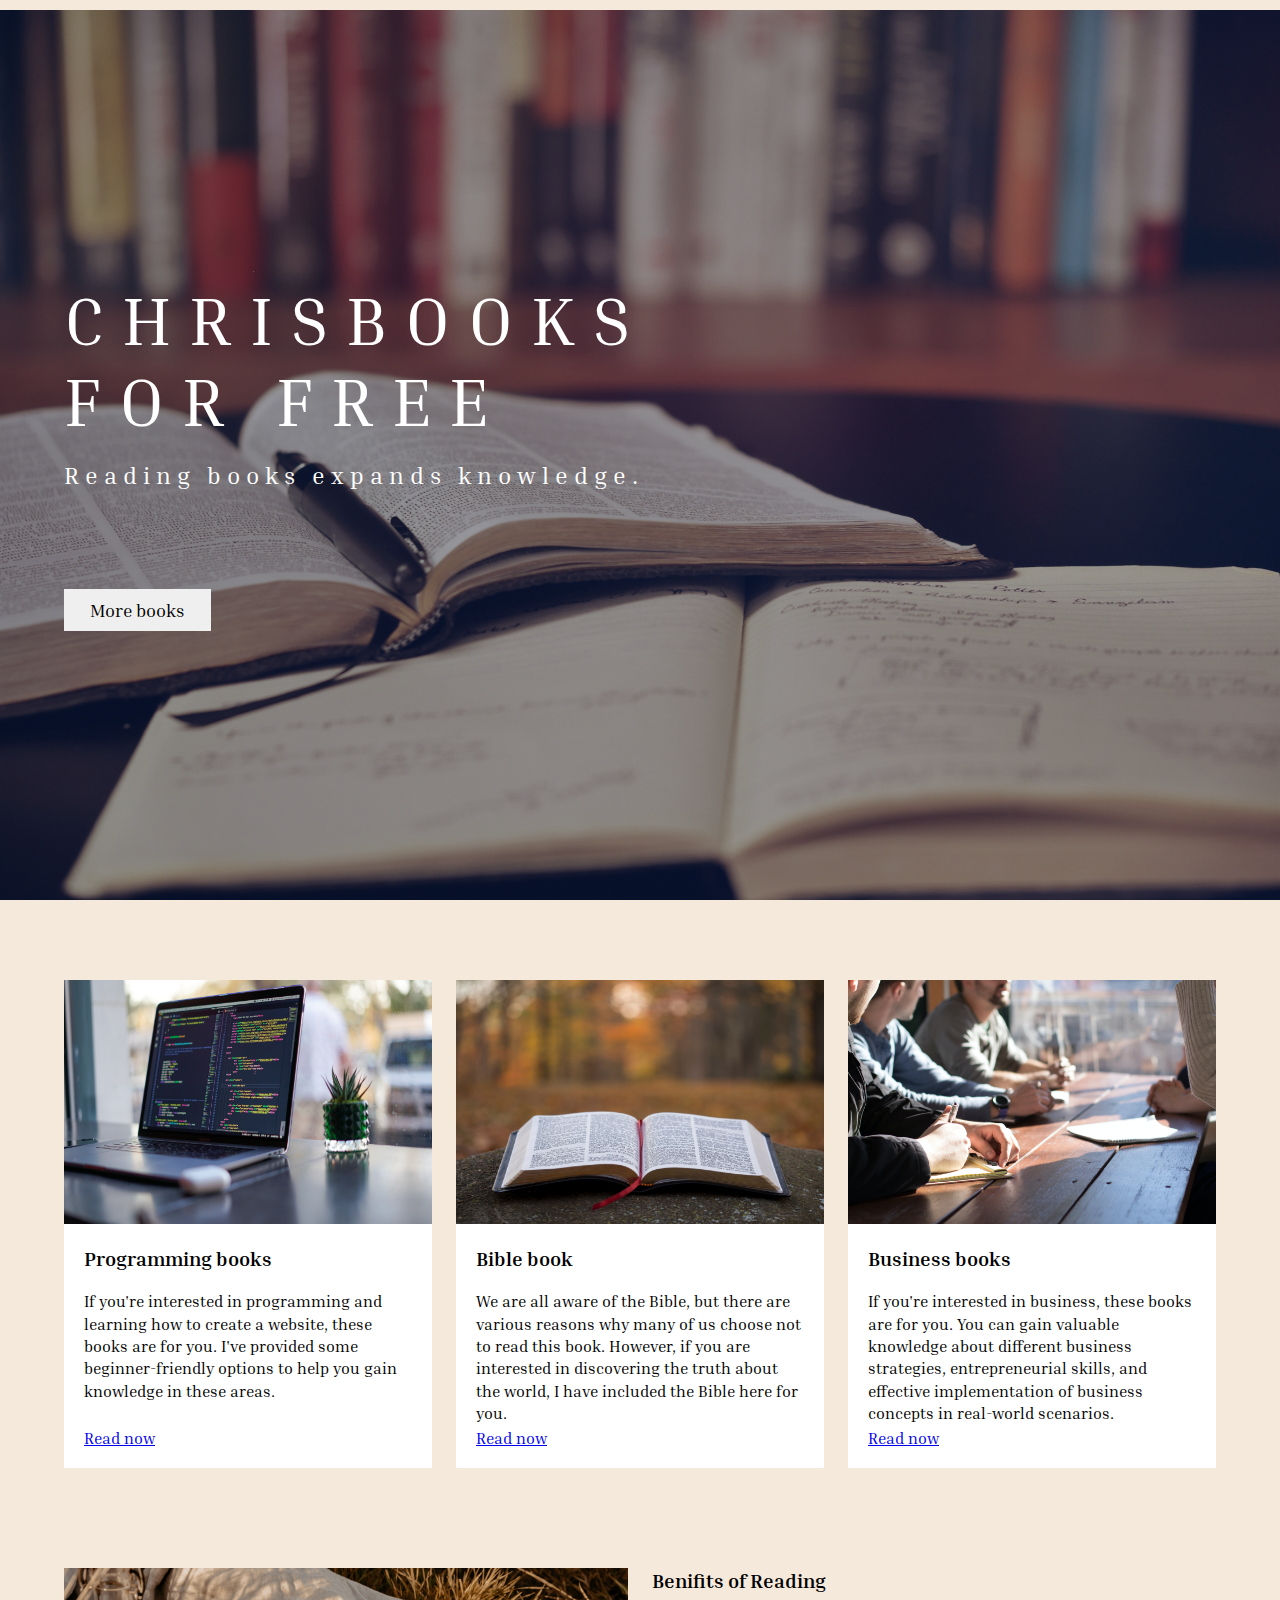
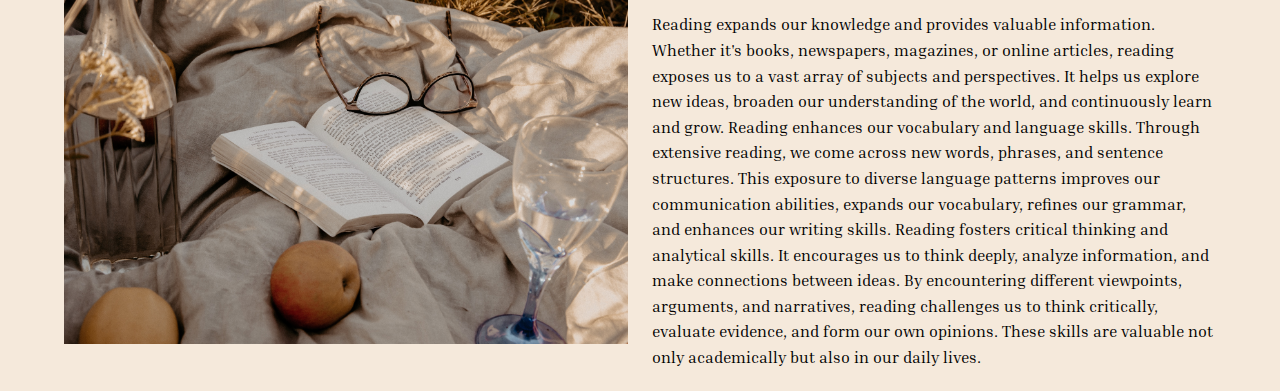
<file: index.html>
<!DOCTYPE html>
<html lang="en">
  <head>
    <meta charset="UTF-8" />
    <meta http-equiv="X-UA-Compatible" content="IE=edge" />
    <meta name="viewport" content="width=device-width, initial-scale=1.0" />
    <link rel="preconnect" href="https://fonts.googleapis.com" />
    <link rel="preconnect" href="https://fonts.gstatic.com" crossorigin />
    <link
      href="https://fonts.googleapis.com/css2?family=Inria+Serif:wght@300;400&display=swap"
      rel="stylesheet"
    />
    <link rel="stylesheet" href="css/chrisbooks-style.css" />
    <title>chrisbooks | free books</title>
  </head>
  <body>
    <header class="header">
      <div class="all-space">
        <h1 class="header-h1">Chrisbooks for free</h1>
        <p class="header-p">Reading books expands knowledge.</p>
        <a href="#"><button class="button-more">More books</button></a>
      </div>
    </header>
    <section class="all-space main-img-books">
      <div class="img-container">
        <div class="img-content">
          <img
            src="/img/chris-book-img/books-programming.jpg"
            class="img-books"
          />
          <h1 class="img-h1">Programming books</h1>
          <p class="img-p">
            If you're interested in programming and learning how to create a
            website, these books are for you. I've provided some
            beginner-friendly options to help you gain knowledge in these areas.
          </p>
          <br />
          <a href="programming.html" class="img-now">Read now </a>
        </div>
        <div class="img-content">
          <img src="/img/chris-book-img/books-bible.jpg" class="img-books" />
          <h1 class="img-h1">Bible book</h1>
          <p class="img-p">
            We are all aware of the Bible, but there are various reasons why
            many of us choose not to read this book. However, if you are
            interested in discovering the truth about the world, I have included
            the Bible here for you.
          </p>
          <br />
          <a href="#" class="img-now">Read now</a>
        </div>
        <div class="img-content">
          <img src="/img/chris-book-img/books-business.jpg" class="img-books" />
          <h1 class="img-h1">Business books</h1>
          <p class="img-p">
            If you're interested in business, these books are for you. You can
            gain valuable knowledge about different business strategies,
            entrepreneurial skills, and effective implementation of business
            concepts in real-world scenarios.
          </p>
          <br />
          <a href="#" class="img-now">Read now</a>
        </div>
      </div>
    </section>
    <section class="all-space benifits-main">
      <div class="benifits-img-content">
        <div class="benifits-img">
          <img
            src="/img/chris-book-img/benifits-background.jpg"
            class="benifits-imgs"
          />
        </div>
        <div class="benifits-text-main">
          <h1 class="benifits-h1">Benifits of Reading</h1>
          <p class="benifits-p">
            Reading expands our knowledge and provides valuable information.
            Whether it's books, newspapers, magazines, or online articles,
            reading exposes us to a vast array of subjects and perspectives. It
            helps us explore new ideas, broaden our understanding of the world,
            and continuously learn and grow. Reading enhances our vocabulary and
            language skills. Through extensive reading, we come across new
            words, phrases, and sentence structures. This exposure to diverse
            language patterns improves our communication abilities, expands our
            vocabulary, refines our grammar, and enhances our writing skills.
            Reading fosters critical thinking and analytical skills. It
            encourages us to think deeply, analyze information, and make
            connections between ideas. By encountering different viewpoints,
            arguments, and narratives, reading challenges us to think
            critically, evaluate evidence, and form our own opinions. These
            skills are valuable not only academically but also in our daily
            lives.
          </p>
        </div>
      </div>
    </section>
  </body>
</html>
</file>
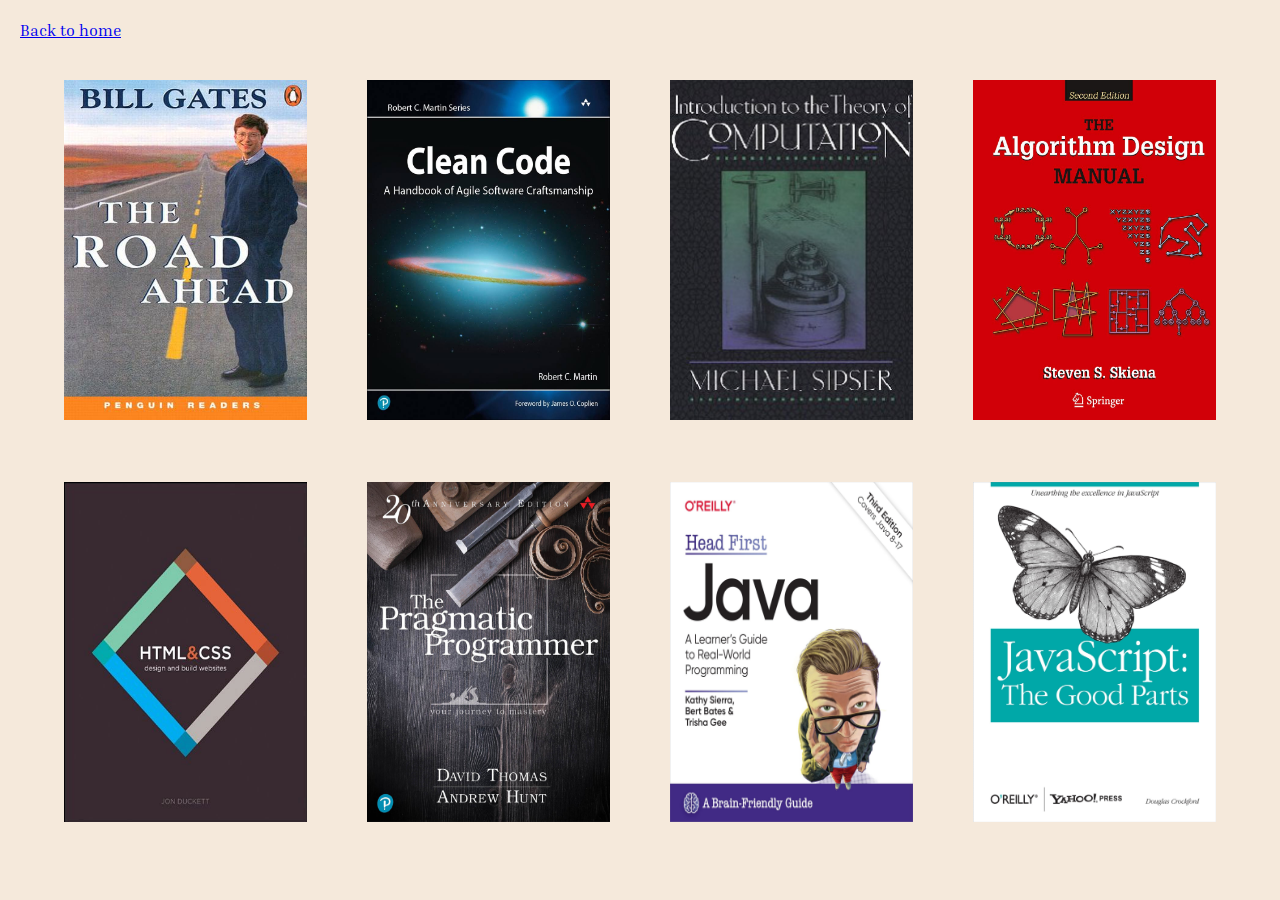
<file: programming.html>
<!DOCTYPE html>
<html lang="en">
  <head>
    <meta charset="UTF-8" />
    <meta http-equiv="X-UA-Compatible" content="IE=edge" />
    <meta name="viewport" content="width=device-width, initial-scale=1.0" />
    <link rel="preconnect" href="https://fonts.googleapis.com" />
    <link rel="preconnect" href="https://fonts.gstatic.com" crossorigin />
    <link
      href="https://fonts.googleapis.com/css2?family=Inria+Serif:wght@300;400&display=swap"
      rel="stylesheet"
    />
    <link rel="stylesheet" href="css/programming.css" />
    <title>Programming books</title>
  </head>
  <body>
    <a href="http://127.0.0.1:5500/index.html" class="backToHome"
      >Back to home</a
    >

    <section class="prog-container">
      <div class="prog-content">
        <a href="a-road-ahead.html">
          <img
            src="img/chris-book-img/aroadahead-billgates.jpg"
            class="img-prog"
        /></a>

        <a href="#"
          ><img src="img/chris-book-img/clean-code.jpg" class="img-prog"
        /></a>

        <a href="#">
          <img
            src="img/chris-book-img/introduction-to-computing.jpg"
            class="img-prog"
        /></a>

        <a href="#">
          <img src="img/chris-book-img/algorithm-design.jpg" class="img-prog"
        /></a>

        <a href="#"
          ><img src="img/chris-book-img/html&css.jpg" class="img-prog"
        /></a>

        <a href="#"
          ><img src="img/chris-book-img/pragramatic.jpg" class="img-prog"
        /></a>

        <a href="#"
          ><img src="img/chris-book-img/head-first-java-1.jpg" class="img-prog"
        /></a>

        <a href="#">
          <img
            src="img/chris-book-img/javascript-the-good-parts.jpg"
            class="img-prog"
        /></a>
      </div>
    </section>
  </body>
</html>
</file>
<file: css/chrisbooks-style.css>
* {
  padding: 0;
  margin: 0;
  box-sizing: border-box;
}
html {
  font-size: 62.5%;
}
body {
  font-family: "Inria Serif", serif;
  background-color: #f5e9db;
}
.header {
  border-top: 1rem solid #f5e9db;
  background-image: linear-gradient(
      to right,
      rgba(0, 0, 0, 0.425),
      rgba(0, 0, 0, 0.342)
    ),
    url(/img/chris-book-img/background-books.jpg);

  background-size: cover;
  background-position: center;
  height: 100vh;
  display: grid;
  align-items: center;
}
.header-h1 {
  font-size: 6.8rem;
  font-weight: 400;
  color: #fff;
  text-transform: uppercase;
  letter-spacing: 1.8rem;
  width: 62%;
}
.header-p {
  font-size: 2.4rem;
  color: #fff;
  font-weight: 400;
  letter-spacing: 0.6rem;
  margin-top: 2rem;
}
.button-more {
  padding: 1rem 2.6rem;
  font-size: 1.8rem;
  cursor: pointer;
  border: none;
  margin-top: 10rem;
  font-family: "Inria Serif", serif;
}
.button-more:hover {
  background-color: #000;
  color: #fff;
}
.all-space {
  width: 90%;
  margin: 0 auto;
}

/**/
.main-img-books {
  margin-top: 8rem;
  margin-bottom: 2rem;
}
.img-container {
  display: grid;
  grid-template-columns: 1fr 1fr 1fr;
  gap: 2.4rem;
}
.img-content {
  background-color: #fff;
  cursor: pointer;
  transition: all 0.4s;
  position: relative;
}
.img-content:hover {
  transform: scale(0.9);
}
.img-books {
  width: 100%;
  height: 50%;
}
.img-h1 {
  font-size: 2rem;
  padding: 2rem;
}
.img-p {
  font-size: 1.6rem;
  padding: 0 2rem;
  line-height: 1.4;
}
.img-now {
  font-size: 1.6rem;
  position: absolute;
  bottom: 2rem;
  left: 2rem;
}
/**/
.benifits-main {
  margin-top: 10rem;
  margin-bottom: 2rem;
}
.benifits-img-content {
  display: grid;
  grid-template-columns: 1fr 1fr;
  gap: 2.4rem;
}
.benifits-imgs {
  width: 100%;
}
.benifits-h1 {
  font-size: 2rem;
}
.benifits-p {
  margin-top: 2rem;
  font-size: 1.6rem;
  line-height: 1.6;
}
</file>
<file: css/programming.css>
* {
  padding: 0;
  margin: 0;
  box-sizing: border-box;
}
html {
  font-size: 62.5%;
}
body {
  font-family: "Inria Serif", serif;
  background-color: #f5e9db;
}
.backToHome {
  font-size: 1.6rem;
  display: inline-block;
  margin: 2rem;
}
.prog-container {
  margin-top: 2rem;
  margin-bottom: 2rem;
}
.prog-content {
  display: grid;
  grid-template-columns: 1fr 1fr 1fr 1fr;
  justify-content: center;
  align-items: center;
  gap: 6rem;
  width: 90%;
  margin: 0 auto;
}
.img-prog {
  width: 100%;
  height: 34rem;

  cursor: pointer;
  transition: all 0.4s;
}
.img-prog:hover {
  transform: scale(0.8);
}
</file>
